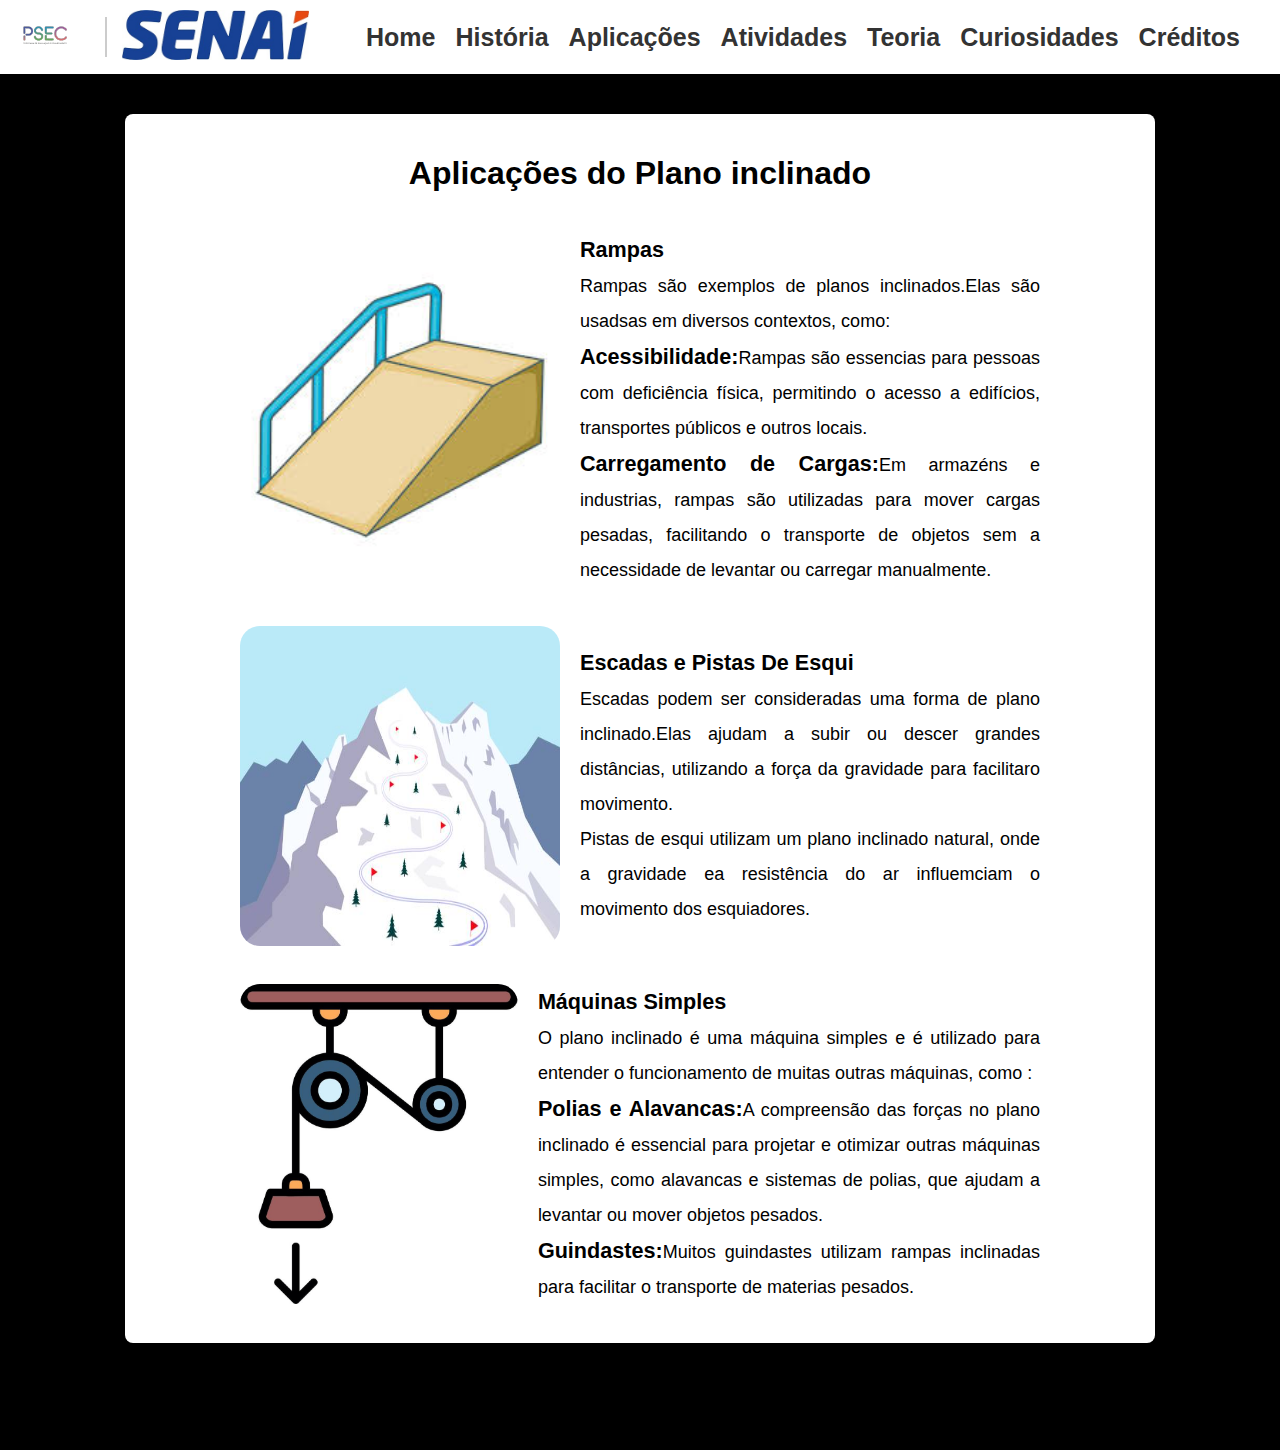
<file: aplicacoes.html>
<!DOCTYPE html>
<html lang="en">

<head>
    <meta charset="UTF-8">
    <meta name="viewport" content="width=device-width, initial-scale=1.0">
    <link rel="stylesheet" href="styles/style.css">
    <title>Plano Inclinado</title>
</head>


<body class="aplicacoes">
    
    <header>
        <nav>
            <div class="left-side">
                <a href="" class="logo-container">
                    <img src="assets/images/PROGRAMA DE SIMULAÇÃO E CONHECIMENTO.svg" alt="LOGO" class="imgg">
                </a>
                <div class="line"></div>
                <a href="https://www.se.senai.br/" class="logo-container senai-logo" target="_blank">
                    <img src="assets/images/senai_logo.jpg" alt="SENAI" class="imgg">
                </a>
            </div>

            <div class="right-side">
                <div class="nav-item"><a class="link_a" href="index.html">Home</a></div>
                <div class="nav-item"><a class="link_a" href="historia.html">História</a></div>
                <div class="nav-item"><a class="link_a" href="aplicacoes.html">Aplicações</a></div>
                <div class="nav-item"><a class="link_a" href="atividades.html">Atividades</a></div>
                <div class="nav-item"><a class="link_a" href="teoria.html">Teoria</a></div>
                <div class="nav-item"><a class="link_a" href="curiosidades.html">Curiosidades</a></div>
                <div class="nav-item"><a class="link_a" href="creditos.html">Créditos</a></div>
            </div>
        </nav>
    </header>

    <main>

        <div class="main-container">

            <h1>Aplicações do Plano inclinado</h1>

            <div class="rampa-container">
                <img src="assets/images/rampa_img.jpeg" height="320px" width="320px" border-radius="20px">
                <p class="paragrafo-container"><strong>Rampas</strong><br>Rampas são exemplos de planos inclinados.Elas
                    são
                    usadsas em diversos contextos,
                    como: <br> <strong>Acessibilidade:</strong>Rampas são essencias para pessoas com deficiência física,
                    permitindo o acesso a edifícios,
                    transportes públicos e outros locais. <br> <strong>Carregamento de Cargas:</strong>Em armazéns e
                    industrias, rampas são utilizadas para mover
                    cargas pesadas, facilitando o transporte de objetos sem a necessidade de levantar ou carregar
                    manualmente.
                </p>
            </div>

            <div class="escadas-container">
                <img src="assets/images/pista_squi_img.jpg" height="320px" width="320px" border-radius="20px">
                <p class="paragrafo-container"><strong>Escadas e Pistas De Esqui</strong> <br>Escadas podem ser
                    consideradas uma forma de plano inclinado.Elas ajudam a subir
                    ou descer grandes distâncias, utilizando a força da gravidade para facilitaro movimento. <br> Pistas
                    de esqui
                    utilizam um plano inclinado natural, onde a gravidade ea resistência do ar influemciam o movimento
                    dos esquiadores.
                </p>
            </div>

            <div class="maquina-container">
                <img src="assets/images/polia_img.jpg" height="320px" width="320px" border-radius="20px">
                <p> <strong>Máquinas Simples</strong> <br>O plano inclinado é uma máquina simples e é utilizado para
                    entender o funcionamento de muitas outras máquinas, como :
                    <br> <strong>Polias e Alavancas:</strong>A compreensão das forças no plano inclinado é essencial
                    para projetar e
                    otimizar outras máquinas simples, como alavancas e sistemas de polias, que ajudam a levantar ou
                    mover objetos pesados.
                    <br> <strong>Guindastes:</strong>Muitos guindastes utilizam rampas inclinadas para facilitar o
                    transporte de materias pesados.
                </p>
            </div>

        </div>

    </main>

</body>

</html>
</file>
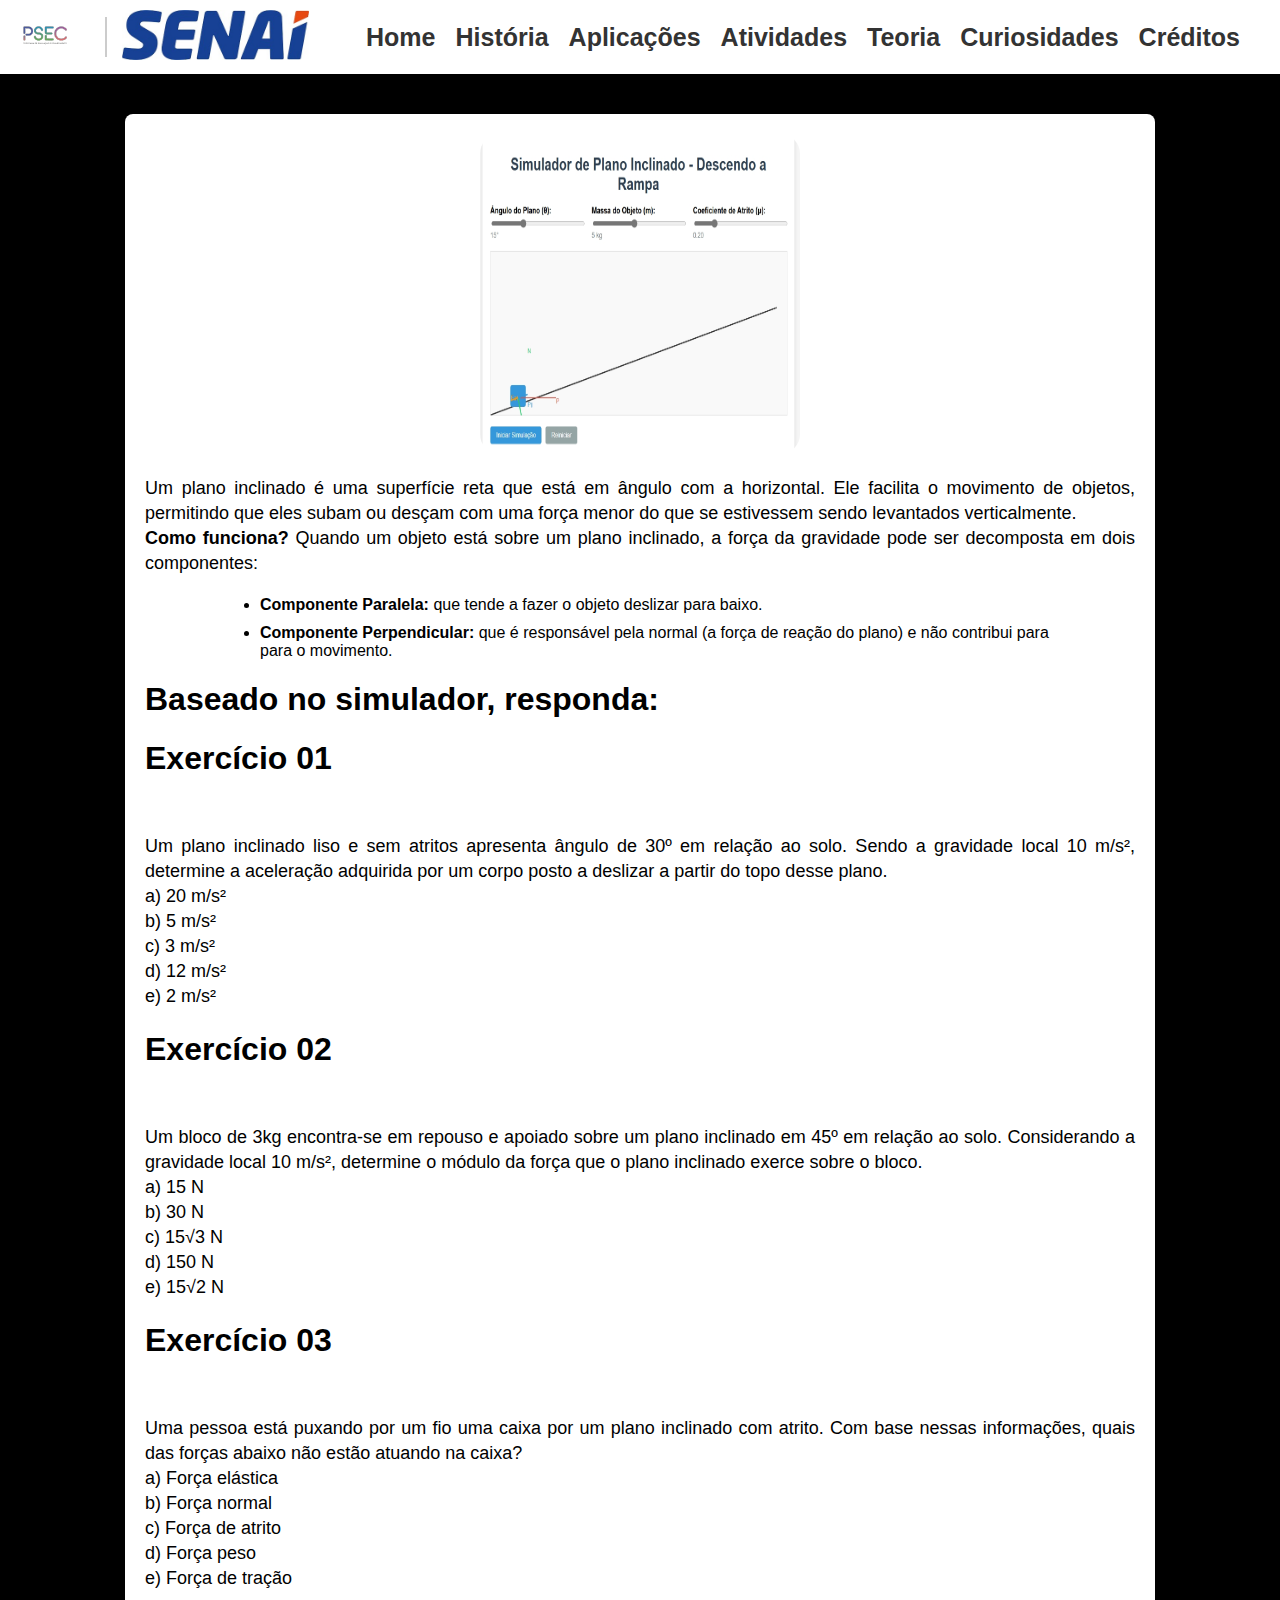
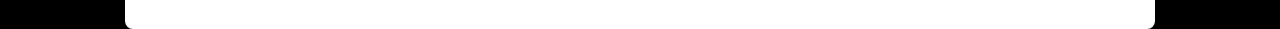
<file: atividades.html>
<!DOCTYPE html>
<html lang="en">
<head>
    <meta charset="UTF-8">
    <meta name="viewport" content="width=device-width, initial-scale=1.0">
    <link rel="stylesheet" href="styles/style.css">
    <title>Plano Inclinado</title>
</head>
<body>

    <header>
        <nav>
            <div class="left-side">
                <a href="" class="logo-container">
                    <img src="assets/images/PROGRAMA DE SIMULAÇÃO E CONHECIMENTO.svg" alt="LOGO" class="imgg">
                </a>
                <div class="line"></div>
                <a href="https://www.se.senai.br/" class="logo-container senai-logo" target="_blank">
                    <img src="assets/images/senai_logo.jpg" alt="SENAI" class="imgg">
                </a>
            </div>
    
            <div class="right-side">
                <div class="nav-item"><a class="link_a" href="index.html">Home</a></div>
                <div class="nav-item"><a class="link_a" href="historia.html">História</a></div>
                <div class="nav-item"><a class="link_a" href="aplicacoes.html">Aplicações</a></div>
                <div class="nav-item"><a class="link_a" href="atividades.html">Atividades</a></div>
                <div class="nav-item"><a class="link_a" href="teoria.html">Teoria</a></div>
                <div class="nav-item"><a class="link_a" href="curiosidades.html">Curiosidades</a></div>
                <div class="nav-item"><a class="link_a" href="creditos.html">Créditos</a></div>
            </div>
        </nav>
    </header>

    <div class="main-container">

        <a href="simulador.html"  >
            <img src="assets/images/Screenshot_21-5-2025_1981_127.0.0.1.jpeg" alt="Imagem Clicável" width="800">
        </a>

        <div class="contexto">
            <p class="paragrafo">Um plano inclinado é uma superfície reta que está em ângulo com a horizontal.
                Ele facilita o movimento de objetos, permitindo que eles subam ou desçam com uma força menor
                do que se estivessem sendo levantados verticalmente. <br>
                <strong>Como funciona?</strong> Quando um objeto está sobre um plano inclinado, a força da gravidade
                pode ser decomposta em dois componentes:
            <ul>
                <li>
                    <strong>Componente Paralela:</strong> que tende a fazer o objeto deslizar para baixo.
                </li>

                <li>
                    <strong>Componente Perpendicular:</strong> que é responsável pela normal (a força de reação
                    do plano) e não contribui para para o movimento.
                </li>
            </ul>
            </p>
        </div>

        <div class="atividade">
            <h1>Baseado no simulador, responda:</h1>
            <h1>Exercício 01</h1>
            <br>
            <p class="paragrafo">Um plano inclinado liso e sem atritos apresenta ângulo de 30º em relação ao solo.
                Sendo a gravidade local 10 m/s², determine a aceleração adquirida por um corpo posto a deslizar a
                partir do topo desse plano.
                <br>
                a) 20 m/s² <br>
                b) 5 m/s² <br>
                c) 3 m/s² <br>
                d) 12 m/s² <br>
                e) 2 m/s²
            </p>

            <h1>Exercício 02</h1>
            <br>
            <p class="paragrafo">Um bloco de 3kg encontra-se em repouso e apoiado sobre um plano inclinado em 45º em relação ao solo.
                Considerando a gravidade local 10 m/s², determine o módulo da força que o plano inclinado exerce
                sobre o bloco.
                <br>
                a) 15 N <br>
                b) 30 N <br>
                c) 15√3 N <br>
                d) 150 N <br>
                e) 15√2 N
            </p>

            <h1>Exercício 03</h1>
            <br>
            <p class="paragrafo">Uma pessoa está puxando por um fio uma caixa por um plano inclinado com atrito.
                Com base nessas informações, quais das forças abaixo não estão atuando na caixa?
                <br>
                a) Força elástica <br>
                b) Força normal <br>
                c) Força de atrito <br>
                d) Força peso <br>
                e) Força de tração
            </p>
        </div>

    </div>
    
</body>
</html>
</file>
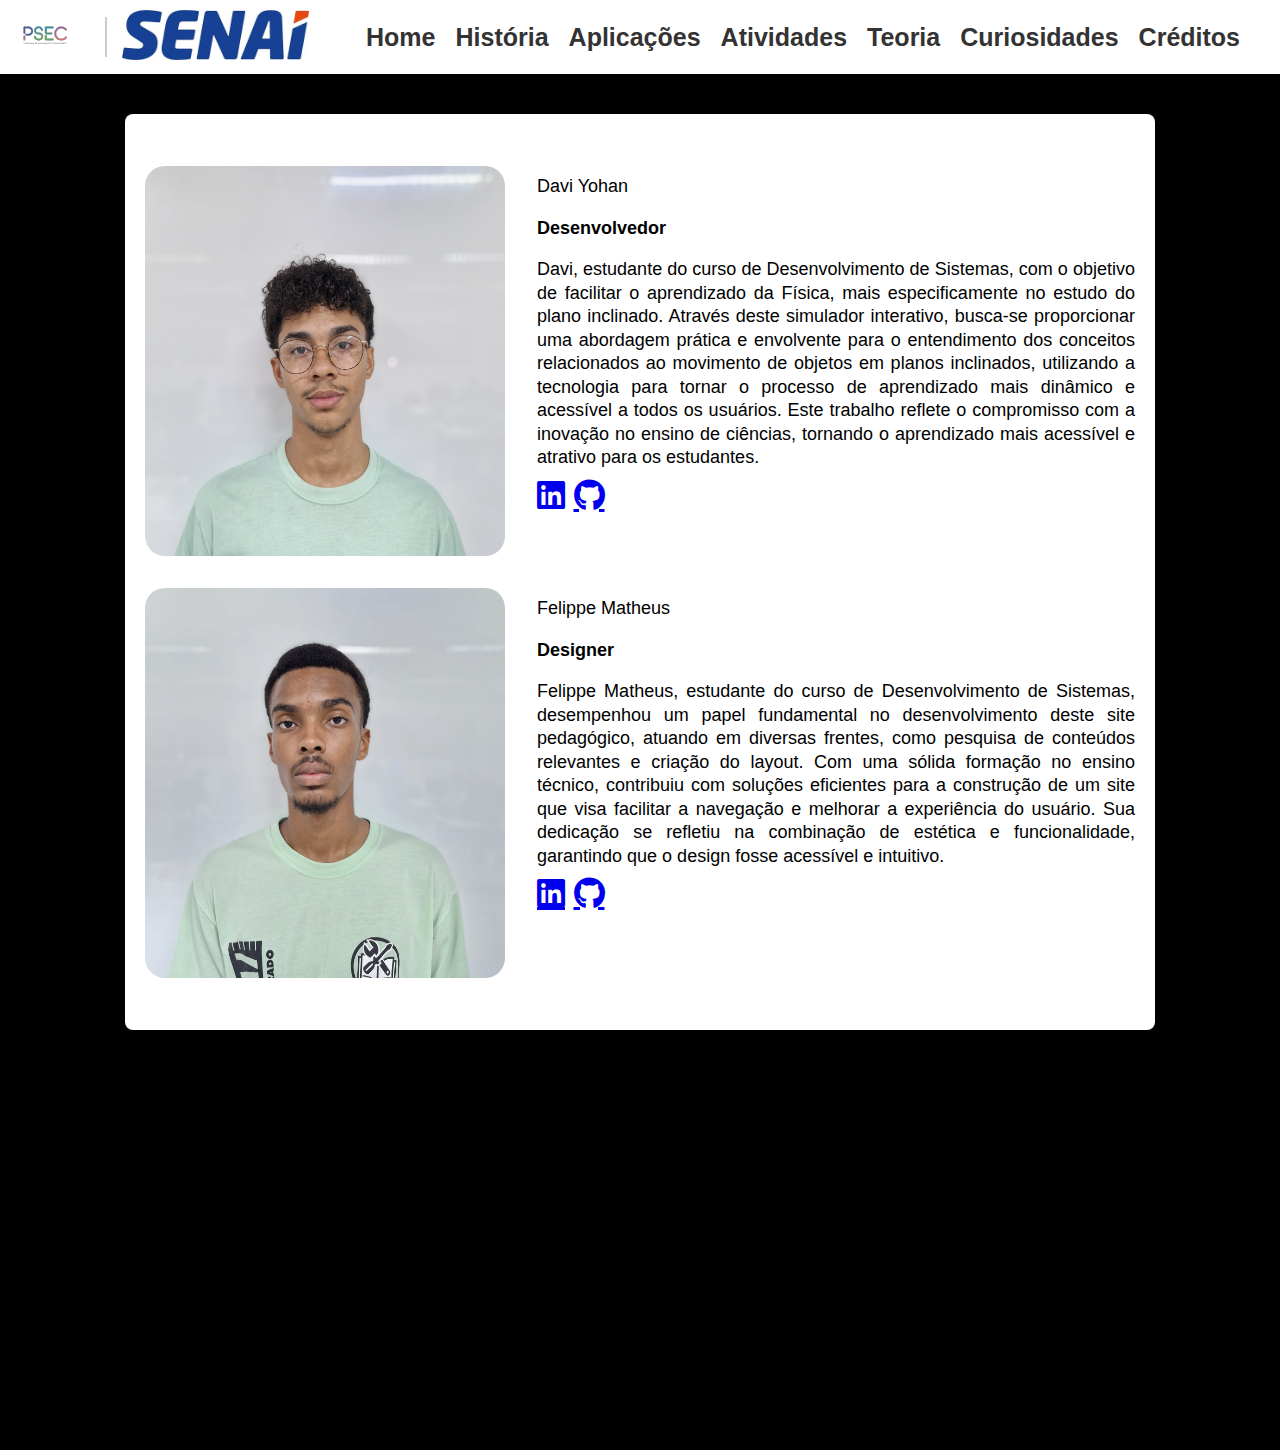
<file: creditos.html>
<!DOCTYPE html>
<html lang="en">

<head>
    <meta charset="UTF-8">
    <meta name="viewport" content="width=device-width, initial-scale=1.0">
    <link rel="stylesheet" href="https://cdnjs.cloudflare.com/ajax/libs/font-awesome/6.5.2/css/all.min.css">
    <link rel="stylesheet" href="styles/style.css">
    <title>Plano Inclinado</title>
</head>

<body>

    <header>
        <nav>
            <div class="left-side">
                <a href="" class="logo-container">
                    <img src="assets/images/PROGRAMA DE SIMULAÇÃO E CONHECIMENTO.svg" alt="LOGO" class="imgg">
                </a>
                <div class="line"></div>
                <a href="https://www.se.senai.br/" class="logo-container senai-logo" target="_blank">
                    <img src="assets/images/senai_logo.jpg" alt="SENAI" class="imgg">
                </a>
            </div>

            <div class="right-side">
                <div class="nav-item"><a class="link_a" href="index.html">Home</a></div>
                <div class="nav-item"><a class="link_a" href="historia.html">História</a></div>
                <div class="nav-item"><a class="link_a" href="aplicacoes.html">Aplicações</a></div>
                <div class="nav-item"><a class="link_a" href="atividades.html">Atividades</a></div>
                <div class="nav-item"><a class="link_a" href="teoria.html">Teoria</a></div>
                <div class="nav-item"><a class="link_a" href="curiosidades.html">Curiosidades</a></div>
                <div class="nav-item"><a class="link_a" href="creditos.html">Créditos</a></div>
            </div>
        </nav>
    </header>

    <div class="main-container">

        <div class="profile-card">
            <img class="creditos-icon" src="assets/images/eu_ft.jpg" class="image">
            <div class="text-container">

                <p class="nome_creditos">Davi Yohan</p>
                <h2>Desenvolvedor</h2>
                <p>Davi, estudante do curso de Desenvolvimento de Sistemas, com o objetivo de facilitar o
                    aprendizado da Física, mais especificamente no estudo do plano inclinado. Através deste simulador
                    interativo, busca-se proporcionar uma abordagem prática e envolvente para o entendimento dos
                    conceitos
                    relacionados ao movimento de objetos em planos inclinados, utilizando a tecnologia para tornar o
                    processo de aprendizado mais dinâmico e acessível a todos os usuários. Este trabalho reflete o
                    compromisso com a inovação no ensino de ciências, tornando o aprendizado mais acessível e atrativo
                    para
                    os estudantes. <br>
                </p>

                <div class="icons">

                    <a href="https://www.linkedin.com/in/davi-aquino-950053334?utm_source=share&utm_campaign=share_via&utm_content=profile&utm_medium=android_app"><i class="fa-brands fa-linkedin"></i></a>
                    <a class="git" href="https://github.com/dafukf"><i class="fa-brands fa-github"></i></a>

                </div>

            </div>

        </div>


        <div class="profile-card">
            <img class="creditos-icon" src="assets/images/FM_ft trabalho.jpg" class="image">
            <div class="text-container">

                <p>Felippe Matheus</p>
                <h2>Designer</h2>
                <p> Felippe Matheus, estudante do curso de Desenvolvimento de Sistemas, desempenhou um papel fundamental
                    no desenvolvimento deste site pedagógico, atuando
                    em diversas frentes, como pesquisa de conteúdos relevantes e criação do layout. Com uma
                    sólida formação no ensino técnico, contribuiu com soluções eficientes para a construção de um site
                    que visa facilitar a navegação e melhorar a experiência do usuário. Sua dedicação se refletiu na
                    combinação de estética e funcionalidade, garantindo que o design fosse acessível e intuitivo. <br>
                </p>

                <div class="icons">
                    <a href="http://www.linkedin.com/in/felippe-matheus-16239534b"><i class="fa-brands fa-linkedin"></i></a>
                    <a class="git" href="https://github.com/Felipp-EMIDES"><i class="fa-brands fa-github"></i></a>
                </div>

            </div>
        </div>


    </div>

</body>

</html>
</file>
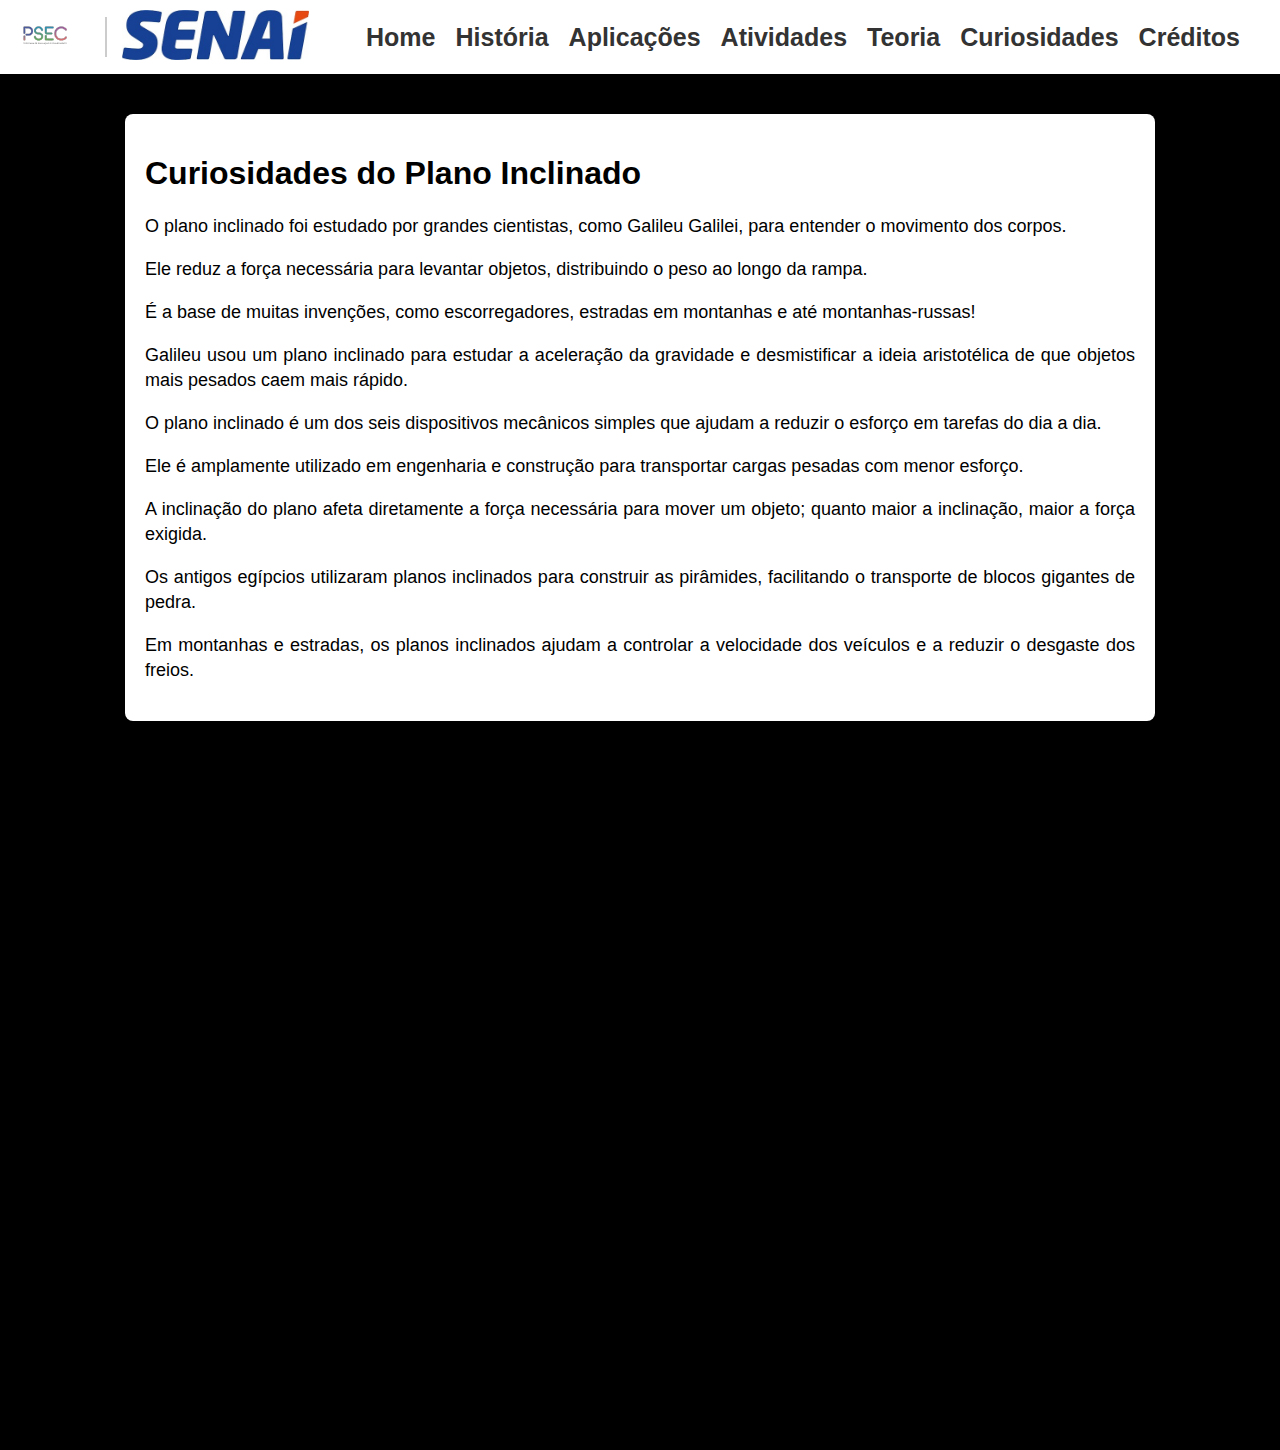
<file: curiosidades.html>
<!DOCTYPE html>
<html lang="en">
<head>
    <meta charset="UTF-8">
    <meta name="viewport" content="width=device-width, initial-scale=1.0">
    <link rel="stylesheet" href="styles/style.css">
    <title>Plano Inclinado</title>
</head>
<body>

    <header>
        <nav>
            <div class="left-side">
                <a href="" class="logo-container">
                    <img src="assets/images/PROGRAMA DE SIMULAÇÃO E CONHECIMENTO.svg" alt="LOGO" class="imgg">
                </a>
                <div class="line"></div>
                <a href="https://www.se.senai.br/" class="logo-container senai-logo" target="_blank">
                    <img src="assets/images/senai_logo.jpg" alt="SENAI" class="imgg">
                </a>
            </div>
    
            <div class="right-side">
                <div class="nav-item"><a class="link_a" href="index.html">Home</a></div>
                <div class="nav-item"><a class="link_a" href="historia.html">História</a></div>
                <div class="nav-item"><a class="link_a" href="aplicacoes.html">Aplicações</a></div>
                <div class="nav-item"><a class="link_a" href="atividades.html">Atividades</a></div>
                <div class="nav-item"><a class="link_a" href="teoria.html">Teoria</a></div>
                <div class="nav-item"><a class="link_a" href="curiosidades.html">Curiosidades</a></div>
                <div class="nav-item"><a class="link_a" href="creditos.html">Créditos</a></div>
            </div>
        </nav>
    </header>

   <div id="curiosidades-pag" class="main-container">

    <h1>Curiosidades do Plano Inclinado</h1>
    <p>O plano inclinado foi estudado por grandes cientistas, como Galileu Galilei, para entender o movimento dos
        corpos.</p>
    <p>Ele reduz a força necessária para levantar objetos, distribuindo o peso ao longo da rampa.</p>
    <p>É a base de muitas invenções, como escorregadores, estradas em montanhas e até montanhas-russas!</p>
    <p>Galileu usou um plano inclinado para estudar a aceleração da gravidade e desmistificar a ideia aristotélica
        de que objetos mais pesados caem mais rápido.</p>
    <p>O plano inclinado é um dos seis dispositivos mecânicos simples que ajudam a reduzir o esforço em tarefas do
        dia a dia.</p>
    <p>Ele é amplamente utilizado em engenharia e construção para transportar cargas pesadas com menor esforço.</p>
    <p>A inclinação do plano afeta diretamente a força necessária para mover um objeto; quanto maior a inclinação,
        maior a força exigida.</p>
    <p>Os antigos egípcios utilizaram planos inclinados para construir as pirâmides, facilitando o transporte de
        blocos gigantes de pedra.</p>
    <p>Em montanhas e estradas, os planos inclinados ajudam a controlar a velocidade dos veículos e a reduzir o
        desgaste dos freios.</p>

   </div>
    
</body>
</html>
</file>
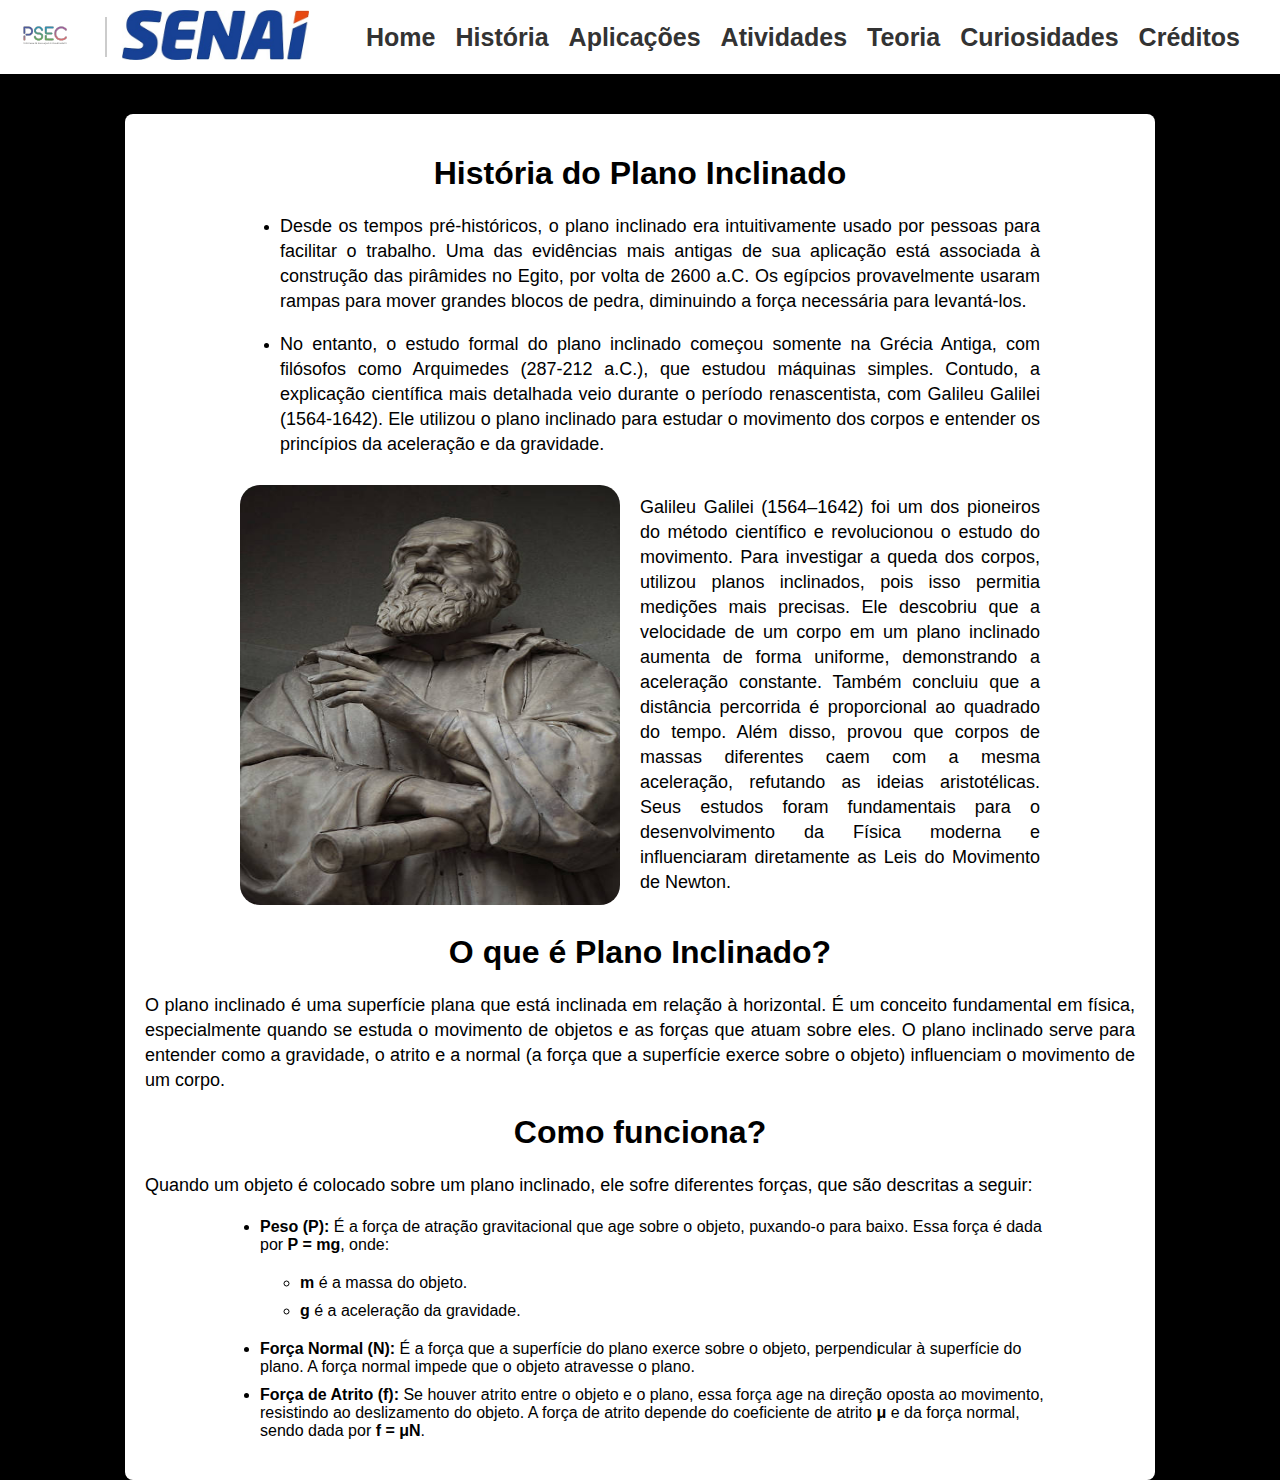
<file: historia.html>
<!DOCTYPE html>
<html lang="en">

<head>
    <meta charset="UTF-8">
    <meta name="viewport" content="width=device-width, initial-scale=1.0">
    <link rel="stylesheet" href="styles/style.css">
    <title>Plano Inclinado</title>
</head>

<body class="historia-pagina">

    <header>
        <nav>
            <div class="left-side">
                <a href="" class="logo-container">
                    <img src="assets/images/PROGRAMA DE SIMULAÇÃO E CONHECIMENTO.svg" alt="LOGO" class="imgg">
                </a>
                <div class="line"></div>
                <a href="https://www.se.senai.br/" class="logo-container senai-logo" target="_blank">
                    <img src="assets/images/senai_logo.jpg" alt="SENAI" class="imgg">
                </a>
            </div>

            <div class="right-side">
                <div class="nav-item"><a class="link_a" href="index.html">Home</a></div>
                <div class="nav-item"><a class="link_a" href="historia.html">História</a></div>
                <div class="nav-item"><a class="link_a" href="aplicacoes.html">Aplicações</a></div>
                <div class="nav-item"><a class="link_a" href="atividades.html">Atividades</a></div>
                <div class="nav-item"><a class="link_a" href="teoria.html">Teoria</a></div>
                <div class="nav-item"><a class="link_a" href="curiosidades.html">Curiosidades</a></div>
                <div class="nav-item"><a class="link_a" href="creditos.html">Créditos</a></div>
            </div>
        </nav>
    </header>

    <main>

        <div class="main-container">

            <h1>História do Plano Inclinado</h1>

            <div class="historia">

                <ul>
                    <li>
                        <p>Desde os tempos pré-históricos, o plano inclinado era intuitivamente usado por pessoas
                            para facilitar o trabalho. Uma das evidências mais antigas de sua aplicação está associada
                            à construção das pirâmides no Egito, por volta de 2600 a.C. Os egípcios provavelmente
                            usaram rampas para mover grandes blocos de pedra, diminuindo a força necessária para
                            levantá-los.</p>
                    </li>
                    <li>
                        <p>No entanto, o estudo formal do plano inclinado começou somente na Grécia Antiga, com
                            filósofos como Arquimedes (287-212 a.C.), que estudou máquinas simples. Contudo, a
                            explicação
                            científica mais detalhada veio durante o período renascentista, com Galileu Galilei
                            (1564-1642).
                            Ele utilizou o plano inclinado para estudar o movimento dos corpos e entender os princípios
                            da
                            aceleração e da gravidade.</p>
                    </li>
                </ul>

            </div>

            <div class="image-container">
                <img class="Galileu"  src="assets/images/galileu_img.jpg" alt="Galileu Galilei" >
                <p class="container-paragrafo">Galileu Galilei (1564–1642) foi um dos pioneiros do método científico e
                    revolucionou o estudo do movimento.
                    Para investigar a queda dos corpos, utilizou planos inclinados, pois isso permitia medições mais
                    precisas.
                    Ele descobriu que a velocidade de um corpo em um plano inclinado aumenta de forma uniforme,
                    demonstrando
                    a
                    aceleração constante. Também concluiu que a distância percorrida é proporcional ao quadrado do
                    tempo.
                    Além disso, provou que corpos de massas diferentes caem com a mesma aceleração, refutando as ideias
                    aristotélicas.
                    Seus estudos foram fundamentais para o desenvolvimento da Física moderna e influenciaram diretamente
                    as
                    Leis
                    do Movimento de Newton.</p>
            </div>

            <h1>O que é Plano Inclinado?</h1>
            <p>O plano inclinado é uma superfície plana que está inclinada em relação à horizontal. É um conceito
                fundamental em
                física, especialmente quando se estuda o movimento de objetos e as forças que atuam sobre eles. O plano
                inclinado
                serve para entender como a gravidade, o atrito e a normal (a força que a superfície exerce sobre o
                objeto)
                influenciam o movimento de um corpo.</p>

            <h1>Como funciona?</h1>
            <p>Quando um objeto é colocado sobre um plano inclinado, ele sofre diferentes forças, que são descritas a
                seguir:</p>

            <ul>
                <li><strong>Peso (P):</strong> É a força de atração gravitacional que age sobre o objeto, puxando-o para
                    baixo. Essa força é dada por <strong>P = mg</strong>, onde:
                    <ul>
                        <li><strong>m</strong> é a massa do objeto.</li>
                        <li><strong>g</strong> é a aceleração da gravidade.</li>
                    </ul>
                </li>
                <li><strong>Força Normal (N):</strong> É a força que a superfície do plano exerce sobre o objeto,
                    perpendicular à superfície do plano. A força normal impede que o objeto atravesse o plano.</li>
                <li><strong>Força de Atrito (f):</strong> Se houver atrito entre o objeto e o plano, essa força age na
                    direção oposta ao movimento, resistindo ao deslizamento do objeto. A força de atrito depende do
                    coeficiente de atrito <strong>μ</strong> e da força normal, sendo dada por <strong>f = μN</strong>.
                </li>
            </ul>

        </div>

    </main>

</body>

</html>
</file>
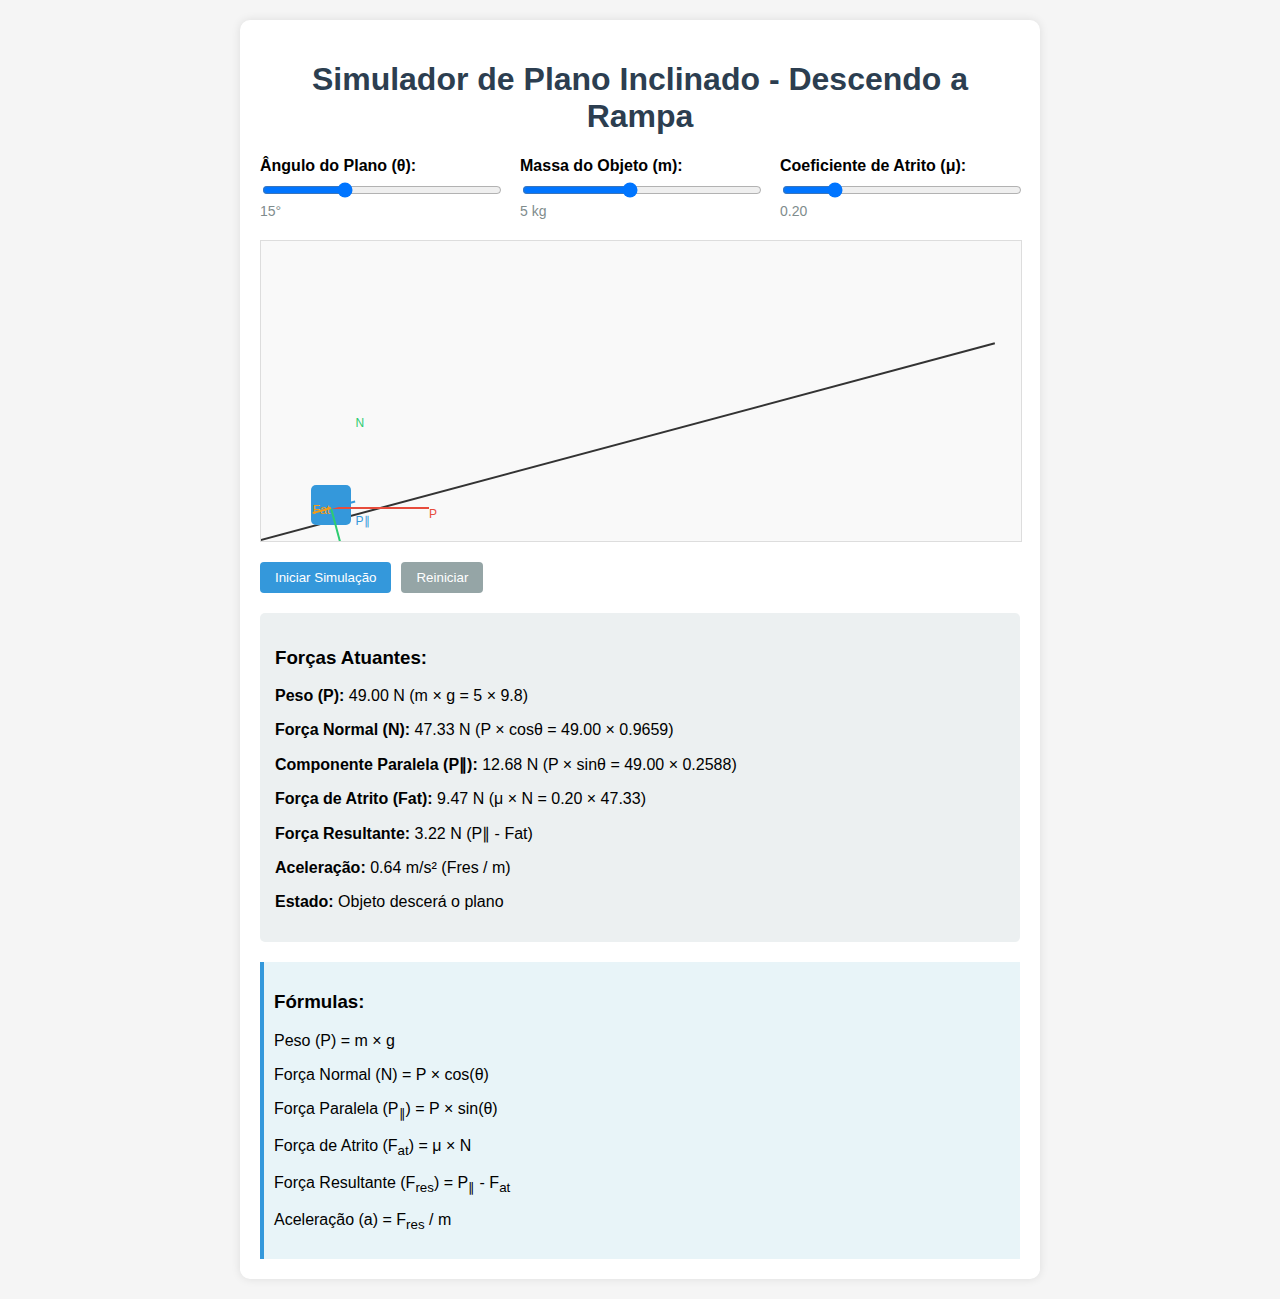
<file: simulador.html>
<!DOCTYPE html>
<html lang="pt-BR">
<head>
    <meta charset="UTF-8">
    <meta name="viewport" content="width=device-width, initial-scale=1.0">
    <title>Simulador de Plano Inclinado - Descendo a Rampa</title>
    <style>
        body {
            font-family: Arial, sans-serif;
            max-width: 800px;
            margin: 0 auto;
            padding: 20px;
            background-color: #f5f5f5;
        }
        
        h1 {
            color: #2c3e50;
            text-align: center;
        }
        
        .container {
            background-color: white;
            border-radius: 10px;
            padding: 20px;
            box-shadow: 0 0 10px rgba(0,0,0,0.1);
        }
        
        .simulation-area {
            width: 100%;
            height: 300px;
            position: relative;
            border: 1px solid #ddd;
            margin: 20px 0;
            background-color: #f9f9f9;
            overflow: hidden;
        }
        
        .plane {
            position: absolute;
            bottom: 0;
            left: 0;
            width: 100%;
            height: 2px;
            background-color: #333;
            transform-origin: left bottom;
        }
        
        .object {
            position: absolute;
            width: 40px;
            height: 40px;
            background-color: #3498db;
            border-radius: 5px;
            bottom: 2px;
            left: 50px;
            transition: transform 0.1s linear;
        }
        
        .controls {
            display: flex;
            flex-wrap: wrap;
            gap: 20px;
            margin-bottom: 20px;
        }
        
        .control-group {
            flex: 1;
            min-width: 200px;
        }
        
        label {
            display: block;
            margin-bottom: 5px;
            font-weight: bold;
        }
        
        input[type="range"] {
            width: 100%;
        }
        
        .value-display {
            font-size: 14px;
            color: #7f8c8d;
        }
        
        .forces {
            margin-top: 20px;
            padding: 15px;
            background-color: #ecf0f1;
            border-radius: 5px;
        }
        
        .force-vector {
            position: absolute;
            background-color: rgba(231, 76, 60, 0.7);
            height: 2px;
            transform-origin: left center;
        }
        
        .force-label {
            position: absolute;
            font-size: 12px;
            color: #e74c3c;
        }
        
        .formula {
            margin-top: 20px;
            padding: 10px;
            background-color: #e8f4f8;
            border-left: 4px solid #3498db;
        }
        
        .buttons {
            display: flex;
            gap: 10px;
            margin-top: 15px;
        }
        
        button {
            padding: 8px 15px;
            background-color: #3498db;
            color: white;
            border: none;
            border-radius: 4px;
            cursor: pointer;
        }
        
        button:hover {
            background-color: #2980b9;
        }
        
        button:disabled {
            background-color: #95a5a6;
            cursor: not-allowed;
        }
    </style>
</head>
<body>
    <div class="container">
        <h1>Simulador de Plano Inclinado - Descendo a Rampa</h1>
        
        <div class="controls">
            <div class="control-group">
                <label for="angle">Ângulo do Plano (θ):</label>
                <input type="range" id="angle" min="0" max="45" value="15" step="1">
                <span class="value-display" id="angle-value">15°</span>
            </div>
            
            <div class="control-group">
                <label for="mass">Massa do Objeto (m):</label>
                <input type="range" id="mass" min="1" max="10" value="5" step="0.5">
                <span class="value-display" id="mass-value">5 kg</span>
            </div>
            
            <div class="control-group">
                <label for="friction">Coeficiente de Atrito (μ):</label>
                <input type="range" id="friction" min="0" max="1" value="0.2" step="0.05">
                <span class="value-display" id="friction-value">0.20</span>
            </div>
        </div>
        
        <div class="simulation-area" id="simulation">
            <div class="plane" id="plane"></div>
            <div class="object" id="object"></div>
        </div>
        
        <div class="buttons">
            <button id="start-btn">Iniciar Simulação</button>
            <button id="reset-btn" disabled>Reiniciar</button>
        </div>
        
        <div class="forces">
            <h3>Forças Atuantes:</h3>
            <p id="forces-info">Calculando...</p>
        </div>
        
        <div class="formula">
            <h3>Fórmulas:</h3>
            <p>Peso (P) = m × g</p>
            <p>Força Normal (N) = P × cos(θ)</p>
            <p>Força Paralela (P<sub>∥</sub>) = P × sin(θ)</p>
            <p>Força de Atrito (F<sub>at</sub>) = μ × N</p>
            <p>Força Resultante (F<sub>res</sub>) = P<sub>∥</sub> - F<sub>at</sub></p>
            <p>Aceleração (a) = F<sub>res</sub> / m</p>
        </div>
    </div>

    <script>
        // Constantes
        const g = 9.8; // aceleração da gravidade (m/s²)
        const scale = 2; // escala para visualização das forças
        const pixelToMeter = 0.01; // fator de conversão de pixels para metros
        
        // Elementos DOM
        const angleSlider = document.getElementById('angle');
        const angleValue = document.getElementById('angle-value');
        const massSlider = document.getElementById('mass');
        const massValue = document.getElementById('mass-value');
        const frictionSlider = document.getElementById('friction');
        const frictionValue = document.getElementById('friction-value');
        const plane = document.getElementById('plane');
        const object = document.getElementById('object');
        const simulation = document.getElementById('simulation');
        const forcesInfo = document.getElementById('forces-info');
        const startBtn = document.getElementById('start-btn');
        const resetBtn = document.getElementById('reset-btn');
        
        // Variáveis de estado
        let animationId = null;
        let isSimulating = false;
        let startTime = null;
        let initialPosition = 50;
        
        // Event listeners
        angleSlider.addEventListener('input', updateSimulation);
        massSlider.addEventListener('input', updateSimulation);
        frictionSlider.addEventListener('input', updateSimulation);
        startBtn.addEventListener('click', startSimulation);
        resetBtn.addEventListener('click', resetSimulation);
        
        // Inicializa a simulação
        updateSimulation();
        
        function updateSimulation() {
            if (isSimulating) return;
            
            // Atualiza os valores exibidos
            const angle = parseInt(angleSlider.value);
            const mass = parseFloat(massSlider.value);
            const friction = parseFloat(frictionSlider.value);
            
            angleValue.textContent = `${angle}°`;
            massValue.textContent = `${mass} kg`;
            frictionValue.textContent = friction.toFixed(2);
            
            // Atualiza a inclinação do plano (agora positivo para baixo)
            plane.style.transform = `rotate(${-angle}deg)`;
            
            // Remove vetores de força antigos
            document.querySelectorAll('.force-vector, .force-label').forEach(el => el.remove());
            
            // Calcula as forças
            const P = mass * g; // Peso (N)
            const N = P * Math.cos(angle * Math.PI / 180); // Normal (N)
            const P_parallel = P * Math.sin(angle * Math.PI / 180); // Componente paralela (N)
            const F_at = friction * N; // Força de atrito (N)
            const F_res = P_parallel - F_at; // Força resultante (N)
            const acceleration = F_res > 0 ? F_res / mass : 0; // Aceleração (m/s²)
            
            // Determina se o objeto está em movimento
            const isMoving = F_res > 0.01;
            
            // Posiciona o objeto no plano (corrigido para descer)
            const objectBottom = Math.tan(angle * Math.PI / 180) * initialPosition + 2;
            
            object.style.left = `${initialPosition}px`;
            object.style.bottom = `${objectBottom}px`;
            
            // Desenha os vetores de força
            const objectCenter = {
                x: initialPosition + 20,
                y: simulation.offsetHeight - (objectBottom + 20)
            };
            
            // Força Peso (P) - para baixo
            drawForceVector(objectCenter.x, objectCenter.y, 0, P * scale, 'P', '#e74c3c');
            
            // Força Normal (N) - perpendicular ao plano
            drawForceVector(objectCenter.x, objectCenter.y, 90 - angle, N * scale, 'N', '#2ecc71');
            
            // Componente paralela do peso (P∥) - agora para baixo do plano
            drawForceVector(objectCenter.x, objectCenter.y, -angle, P_parallel * scale, 'P∥', '#3498db');
            
            // Força de Atrito (Fat) - oposta ao movimento (para cima do plano)
            if (isMoving) {
                drawForceVector(objectCenter.x, objectCenter.y, 180 - angle, F_at * scale, 'Fat', '#f39c12');
            } else {
                drawForceVector(objectCenter.x, objectCenter.y, 180 - angle, P_parallel * scale, 'Fat', '#f39c12');
            }
            
            // Atualiza as informações das forças
            forcesInfo.innerHTML = `
                <p><strong>Peso (P):</strong> ${P.toFixed(2)} N (m × g = ${mass} × 9.8)</p>
                <p><strong>Força Normal (N):</strong> ${N.toFixed(2)} N (P × cosθ = ${P.toFixed(2)} × ${Math.cos(angle * Math.PI / 180).toFixed(4)})</p>
                <p><strong>Componente Paralela (P∥):</strong> ${P_parallel.toFixed(2)} N (P × sinθ = ${P.toFixed(2)} × ${Math.sin(angle * Math.PI / 180).toFixed(4)})</p>
                <p><strong>Força de Atrito (Fat):</strong> ${F_at.toFixed(2)} N (μ × N = ${friction.toFixed(2)} × ${N.toFixed(2)})</p>
                <p><strong>Força Resultante:</strong> ${F_res.toFixed(2)} N (P∥ - Fat)</p>
                <p><strong>Aceleração:</strong> ${acceleration.toFixed(2)} m/s² (Fres / m)</p>
                <p><strong>Estado:</strong> ${isMoving ? 'Objeto descerá o plano' : 'Objeto permanecerá em repouso'}</p>
            `;
        }
        
        function drawForceVector(x, y, angle, magnitude, label, color) {
            if (magnitude < 0.1) return;
            
            const angleRad = angle * Math.PI / 180;
            const endX = x + magnitude * Math.cos(angleRad);
            const endY = y - magnitude * Math.sin(angleRad);
            
            const vector = document.createElement('div');
            vector.className = 'force-vector';
            vector.style.left = `${x}px`;
            vector.style.top = `${y}px`;
            vector.style.width = `${magnitude}px`;
            vector.style.transform = `rotate(${angle}deg)`;
            vector.style.backgroundColor = color;
            
            const labelEl = document.createElement('div');
            labelEl.className = 'force-label';
            labelEl.textContent = label;
            labelEl.style.left = `${endX}px`;
            labelEl.style.top = `${endY}px`;
            labelEl.style.color = color;
            
            simulation.appendChild(vector);
            simulation.appendChild(labelEl);
        }
        
        function startSimulation() {
            if (isSimulating) return;
            
            const angle = parseInt(angleSlider.value);
            const mass = parseFloat(massSlider.value);
            const friction = parseFloat(frictionSlider.value);
            
            // Calcula as forças
            const P = mass * g;
            const N = P * Math.cos(angle * Math.PI / 180);
            const P_parallel = P * Math.sin(angle * Math.PI / 180);
            const F_at = friction * N;
            const F_res = P_parallel - F_at;
            
            if (F_res <= 0.01) {
                alert('A força resultante é insuficiente para mover o objeto com estes parâmetros!');
                return;
            }
            
            isSimulating = true;
            startTime = null;
            startBtn.disabled = true;
            resetBtn.disabled = false;
            angleSlider.disabled = true;
            massSlider.disabled = true;
            frictionSlider.disabled = true;
            
            animationId = requestAnimationFrame(animateObject);
        }
        
        function animateObject(timestamp) {
            if (!startTime) startTime = timestamp;
            const elapsedTime = (timestamp - startTime) / 1000;
            
            const angle = parseInt(angleSlider.value);
            const mass = parseFloat(massSlider.value);
            const friction = parseFloat(frictionSlider.value);
            
            // Calcula a aceleração
            const P = mass * g;
            const N = P * Math.cos(angle * Math.PI / 180);
            const P_parallel = P * Math.sin(angle * Math.PI / 180);
            const F_at = friction * N;
            const F_res = P_parallel - F_at;
            const acceleration = F_res / mass;
            
            // Distância percorrida (s = 0.5 * a * t²)
            const distance = 0.5 * acceleration * elapsedTime * elapsedTime;
            const distancePx = distance / pixelToMeter;
            
            // Nova posição do objeto (agora desce o plano)
            const newLeft = initialPosition + distancePx * Math.cos(angle * Math.PI / 180);
            const newBottom = Math.tan(angle * Math.PI / 180) * newLeft + 2;
            
            object.style.left = `${newLeft}px`;
            object.style.bottom = `${newBottom}px`;
            
            // Atualiza os vetores de força durante o movimento
            updateForceVectors(newLeft, angle, P, N, P_parallel, F_at, F_res > 0.01);
            
            if (newLeft > simulation.offsetWidth + 40) {
                resetBtn.textContent = 'Recomeçar';
                cancelAnimationFrame(animationId);
                return;
            }
            
            animationId = requestAnimationFrame(animateObject);
        }
        
        function updateForceVectors(leftPos, angle, P, N, P_parallel, F_at, isMoving) {
            // Remove vetores antigos
            document.querySelectorAll('.force-vector, .force-label').forEach(el => el.remove());
            
            const objectBottom = Math.tan(angle * Math.PI / 180) * leftPos + 2;
            const objectCenter = {
                x: leftPos + 20,
                y: simulation.offsetHeight - (objectBottom + 20)
            };
            
            // Redesenha todos os vetores
            drawForceVector(objectCenter.x, objectCenter.y, 0, P * scale, 'P', '#e74c3c');
            drawForceVector(objectCenter.x, objectCenter.y, 90 - angle, N * scale, 'N', '#2ecc71');
            drawForceVector(objectCenter.x, objectCenter.y, -angle, P_parallel * scale, 'P∥', '#3498db');
            
            if (isMoving) {
                drawForceVector(objectCenter.x, objectCenter.y, 180 - angle, F_at * scale, 'Fat', '#f39c12');
            } else {
                drawForceVector(objectCenter.x, objectCenter.y, 180 - angle, P_parallel * scale, 'Fat', '#f39c12');
            }
        }
        
        function resetSimulation() {
            if (animationId) {
                cancelAnimationFrame(animationId);
                animationId = null;
            }
            
            isSimulating = false;
            startBtn.disabled = false;
            resetBtn.disabled = true;
            resetBtn.textContent = 'Reiniciar';
            angleSlider.disabled = false;
            massSlider.disabled = false;
            frictionSlider.disabled = false;
            
            const angle = parseInt(angleSlider.value);
            const objectBottom = Math.tan(angle * Math.PI / 180) * initialPosition + 2;
            
            object.style.left = `${initialPosition}px`;
            object.style.bottom = `${objectBottom}px`;
            
            updateSimulation();
        }
    </script>
</body>
</html>
</file>
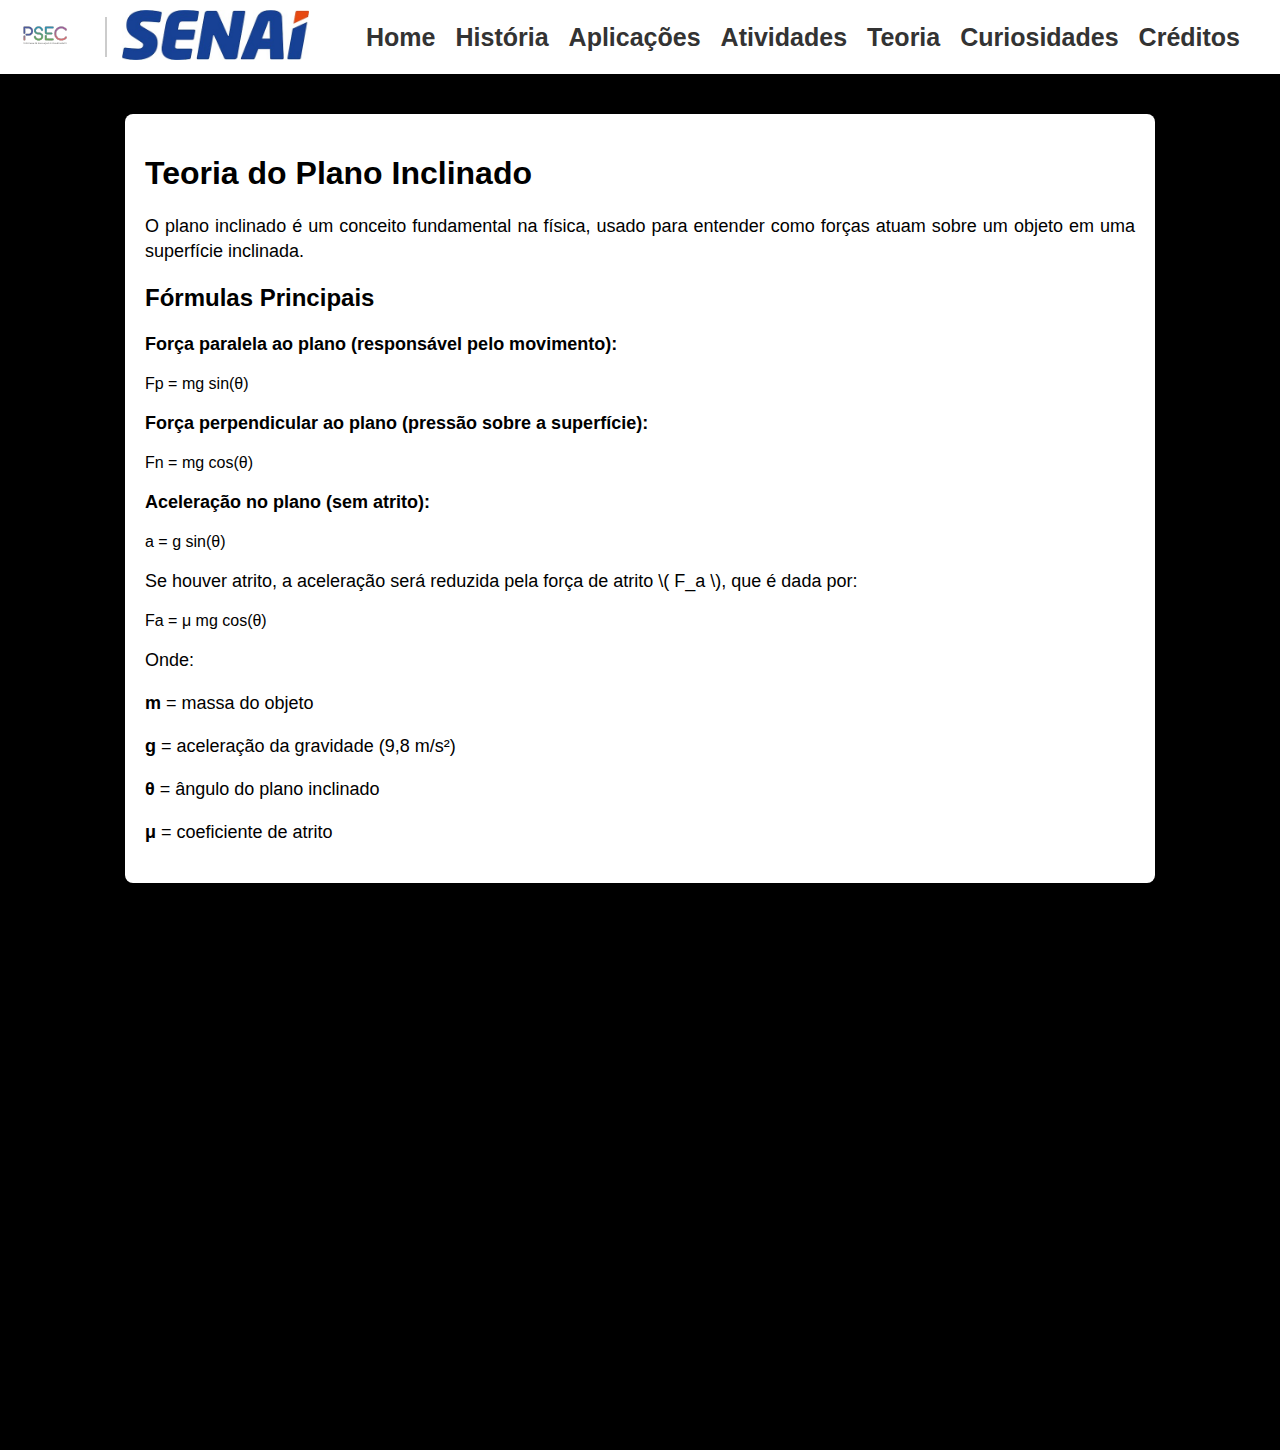
<file: teoria.html>
<!DOCTYPE html>
<html lang="en">

<head>
    <meta charset="UTF-8">
    <meta name="viewport" content="width=device-width, initial-scale=1.0">
    <link rel="stylesheet" href="styles/style.css">
    <title>Plano Inclionado</title>
</head>

<body>

    <header>
        <nav>
            <div class="left-side">
                <a href="" class="logo-container">
                    <img src="assets/images/PROGRAMA DE SIMULAÇÃO E CONHECIMENTO.svg" alt="LOGO" class="imgg">
                </a>
                <div class="line"></div>
                <a href="https://www.se.senai.br/" class="logo-container senai-logo" target="_blank">
                    <img src="assets/images/senai_logo.jpg" alt="SENAI" class="imgg">
                </a>
            </div>

            <div class="right-side">
                <div class="nav-item"><a class="link_a" href="index.html">Home</a></div>
                <div class="nav-item"><a class="link_a" href="historia.html">História</a></div>
                <div class="nav-item"><a class="link_a" href="aplicacoes.html">Aplicações</a></div>
                <div class="nav-item"><a class="link_a" href="atividades.html">Atividades</a></div>
                <div class="nav-item"><a class="link_a" href="teoria.html">Teoria</a></div>
                <div class="nav-item"><a class="link_a" href="curiosidades.html">Curiosidades</a></div>
                <div class="nav-item"><a class="link_a" href="creditos.html">Créditos</a></div>
            </div>
        </nav>
    </header>

    <div id="teoria-pag" class="main-container">
        <h1>Teoria do Plano Inclinado</h1>
        <p>O plano inclinado é um conceito fundamental na física, usado para entender como forças atuam sobre um objeto
            em uma superfície inclinada.</p>

        <h2>Fórmulas Principais</h2>
        <p><strong>Força paralela ao plano (responsável pelo movimento):</strong></p>
        <div class="formula">Fp = mg sin(θ)</div>

        <p><strong>Força perpendicular ao plano (pressão sobre a superfície):</strong></p>
        <div class="formula">Fn = mg cos(θ)</div>

        <p><strong>Aceleração no plano (sem atrito):</strong></p>
        <div class="formula">a = g sin(θ)</div>

        <p>Se houver atrito, a aceleração será reduzida pela força de atrito \( F_a \), que é dada por:</p>
        <div class="formula">Fa = μ mg cos(θ)</div>

        <p id="Onde">Onde:</p>

        <div class="dados">


            <p> <strong>m</strong> = massa do objeto</p>
            <p> <strong>g</strong> = aceleração da gravidade (9,8 m/s²)</p>
            <p> <strong>θ</strong> = ângulo do plano inclinado</p>
            <p> <strong>μ</strong> = coeficiente de atrito</p>


        </div>
    </div>

</body>

</html>
</file>
<file: styles/style.css>
/* Cabeçalho */
header {
    background-color: #ffffff;
    box-shadow: 0 2px 8px rgba(0, 0, 0, 0.1);
}

nav {
    display: flex;
    justify-content: space-between;
    align-items: center;
    flex-wrap: wrap;
    padding: 10px 20px;
}

.left-side,
.right-side {
    display: flex;
    align-items: center;
}

.left-side .logo-container,
.right-side .nav-item {
    margin-right: 20px;
}

.imgg {
    height: 50px;
    max-width: 100%;
}

.line {
    width: 2px;
    height: 40px;
    background-color: #ccc;
    margin: 0 15px;
}

/* Links */
.link_a {
    text-decoration: none;
    color: #333;
    font-weight: bold;
    transition: color 0.3s ease;
}

.link_a:hover {
    color: #007BFF;
}

/* Responsividade */
@media (max-width: 768px) {
    nav {
        flex-direction: column;
        align-items: flex-start;
    }

    .left-side,
    .right-side {
        flex-direction: column;
        align-items: flex-start;
        width: 100%;
    }

    .right-side {
        margin-top: 10px;
    }

    .right-side .nav-item {
        margin: 5px 0;
    }

    .line {
        display: none;
    }
}

/* Css Geral */

body {
    margin: 0;
    padding: 0;
    background-color: #000;
    font-family: Arial, sans-serif;
    color: #000;
}

/*Cabeçalho 02*/
.container {
    max-width: 1000px;
    margin: 40px auto;
    background-color: #fff;
    padding: 20px;
    border-radius: 12px;
    box-shadow: 0 0 20px rgba(255, 255, 255, 0.1);
}


header {
    background-color: #ffffff;
    box-shadow: 0 2px 8px rgba(0, 0, 0, 0.1);
}

nav {
    display: flex;
    justify-content: space-between;
    align-items: center;
    flex-wrap: wrap;
    padding: 10px 20px;
}

.left-side,
.right-side {
    display: flex;
    align-items: center;
}

.left-side .logo-container,
.right-side .nav-item {
    margin-right: 20px;
}

.imgg {
    height: 50px;
    max-width: 100%;
}

.line {
    width: 2px;
    height: 40px;
    background-color: #ccc;
    margin: 0 15px;
}

.link_a {
    text-decoration: none;
    color: #333;
    font-weight: bold;
    transition: color 0.3s ease;
}

.link_a:hover {
    color: #007BFF;
}

/* Responsividade */
@media (max-width: 768px) {
    nav {
        flex-direction: column;
        align-items: flex-start;
    }

    .left-side,
    .right-side {
        flex-direction: column;
        align-items: flex-start;
        width: 100%;
    }

    .right-side {
        margin-top: 10px;
    }

    .right-side .nav-item {
        margin: 5px 0;
    }

    .line {
        display: none;
    }

    .container {
        margin: 20px 10px;
        padding: 15px;
    }
}

/*Carrossel*/
.carrossel {
    position: relative;
    max-width: 100%;
    margin: 0 auto;
    overflow: hidden;
    margin-top: 4em;
}

.carrossel-container {
    display: flex;
    transition: transform 0.5s ease-in-out;
}

.slide {
    min-width: 100%;
    display: flex;
    justify-content: center;
    align-items: center;
}

.carrossel-img {
    width: 100%;
    max-width: 700px;
    height: auto;
    border-radius: 10px;
}

button {
    position: absolute;
    top: 50%;
    transform: translateY(-50%);
    background-color: rgba(0, 0, 0, 0.7);
    color: white;
    border: none;
    font-size: 1.8em !important;
    cursor: pointer;
    padding: 12px 16px;
    border-radius: 10px;
    z-index: 10;
    transition: background-color 0.3s ease, transform 0.2s ease;
    box-shadow: 0 4px 10px rgba(0, 0, 0, 0.3);
}

button:hover {
    background-color: rgba(0, 0, 0, 0.9);
    transform: translateY(-50%) scale(1.1);
}

.prev {
    left: 2rem;
}

.next {
    right: 2rem;
}

.link_a {
    font-size: 25px !important;
}

.titulo {
    text-align: center;
    font-size: 32px;
}

/*Historia CSS &*/

body {
    font-family: Arial, sans-serif;
    margin: 0;
    padding: 0;
    text-align: center;
    background-color: black;
    background-size: 2190px;
    height: 1450px;
}

.historia {
    max-width: 800px;
    margin: 0 auto;
    text-align: justify;
}

.image-container {
    display: flex;
    justify-content: center;
    align-items: center;
    gap: 20px;
    margin-top: 20px;
    max-width: 800px;
    margin-left: auto;
    margin-right: auto;
}

.Galileu {
    width: 600px !important;
    height: 420px !important;
}



.historia-pagina p {
    text-align: justify;
}

.container-paragrafo {
    max-width: 400px;
    text-align: justify;
}

p {
    line-height: 25px;
    font-size: large;
}

ul {
    text-align: left;
    max-width: 800px;
    margin: 20px auto;
    padding-left: 40px;
}

ul li {
    margin-bottom: 10px;
}

ul li strong {
    font-weight: bold;
}

/* Aplicações*/
.main-container {
    max-width: 990px !important;
    margin: 40px auto;
    padding: 20px;
    background-color: #fff;
    border-radius: 8px;
    box-shadow: 0 4px 8px rgba(0, 0, 0, 0.1);

}

.aplicacoes .rampa-container,
.escadas-container,
.maquina-container {
    display: flex;
    justify-content: center;
    align-items: center;
    gap: 20px;
    margin-top: 20px;
    max-width: 800px;
    margin-left: auto;
    margin-right: auto;

}

.main-container img {
    width: 320px;
    height: 320px;
    border-radius: 20px;

}

.aplicacoes p {
    line-height: 35px;
    font-size: large;
    text-align: justify;
}

.aplicacoes strong {
    font-size: larger;
}

/*Atividades Css*/
.contexto,
.atividade,
.paragrafo {
    text-align: justify;
}

/*teoria Css*/
#teoria-pag {
    text-align: justify;
}

/*Curiosidades Css*/
#curiosidades-pag {
    text-align: justify;
}

/*Creditos*/
.profile-card {
    display: flex;
    align-items: flex-start;
    margin: 2em 0;
    gap: 2em;
  }
  

.profile-card img {
    height: 390px;
    width: 360px;
}

.image {
    width: 100%;
    max-width: 340px;
    height: auto;
    margin-right: 1em;
    border-radius: 20px;
}

.text-container {
    display: flex;
    flex-direction: column;
    flex: 1;
    
  }
  

.text-container h2,
.text-container h3,
.text-container p {
    margin: 0.5em 0;
    font-size: 18px;
    text-align: justify;
    line-height: 23.5px;

}

.icons {
    display: flex;
    margin-bottom: 2rem;
  }
  


.icons a {
    display: inline-flex;
    justify-content: center;
    align-items: center;
    width: 1rem;
    height: 1rem;
    font-size: 2rem;
    border-radius: 0px;;
    transition: 0.3s ease;
    margin-right: 1rem;
    margin-left: 6px;
    margin-top: 8px;

}

.icons a:hover {
    color: black;
    transform: scale(1.3) translateY(-5px);


}
</file>
